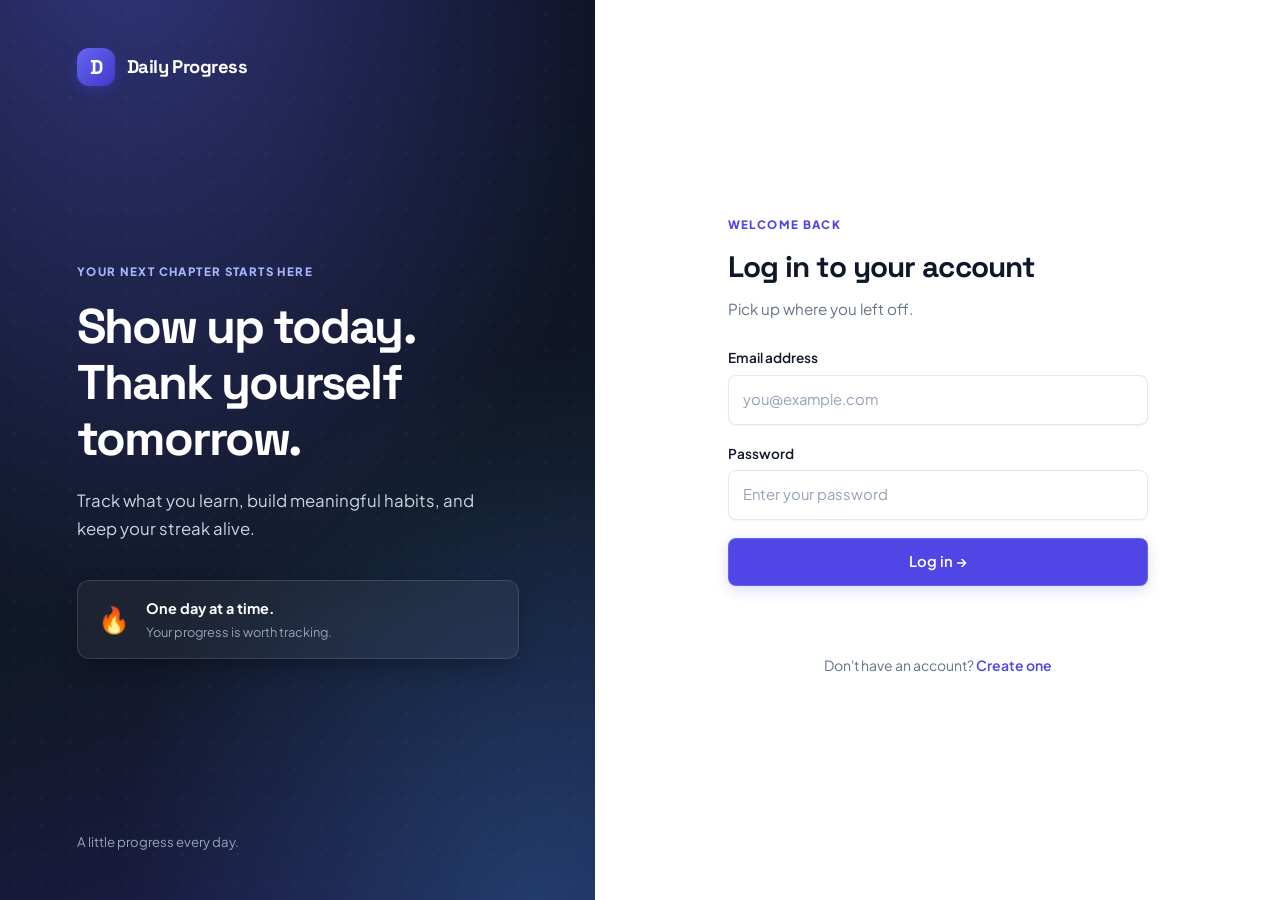
<file: src/main/resources/static/login.html>
<!DOCTYPE html>
<html lang="en">
<head>
    <meta charset="UTF-8">
    <meta name="viewport" content="width=device-width, initial-scale=1.0">
    <title>Login | Daily Progress</title>
    <link rel="stylesheet" href="style.css">
    <script src="auth.js" defer></script>
</head>
<body class="auth-page">

    <main class="auth-layout">
        <section class="auth-brand-panel">
            <a href="/login.html" class="brand brand-light">
                <span class="brand-icon">D</span>
                <span>Daily Progress</span>
            </a>

            <div class="auth-promo">
                <span class="eyebrow">YOUR NEXT CHAPTER STARTS HERE</span>
                <h1>Show up today.<br>Thank yourself tomorrow.</h1>
                <p>Track what you learn, build meaningful habits, and keep your streak alive.</p>

                <div class="promo-stat">
                    <span class="promo-flame">🔥</span>
                    <div>
                        <strong>One day at a time.</strong>
                        <p>Your progress is worth tracking.</p>
                    </div>
                </div>
            </div>
            <p class="brand-footer">A little progress every day.</p>
        </section>

        <section class="auth-form-panel">
            <div class="auth-form-container">
                <span class="eyebrow">WELCOME BACK</span>
                <h2>Log in to your account</h2>
                <p class="auth-description">Pick up where you left off.</p>

                <form id="loginForm">
                    <div class="form-group">
                        <label for="email">Email address</label>
                        <input
                            type="email"
                            id="email"
                            autocomplete="email"
                            placeholder="you@example.com"
                            maxlength="254"
                            required>
                    </div>

                    <div class="form-group">
                        <label for="password">Password</label>
                        <input
                            type="password"
                            id="password"
                            autocomplete="current-password"
                            placeholder="Enter your password"
                            required>
                    </div>

                    <button type="submit" id="loginButton" class="button button-primary full-width">
                        Log in →
                    </button>

                    <p id="authMessage" class="message" role="status"></p>
                </form>

                <p class="auth-switch">
                    Don't have an account?
                    <a href="/signup.html">Create one</a>
                </p>
            </div>
        </section>
    </main>

</body>
</html>
</file>
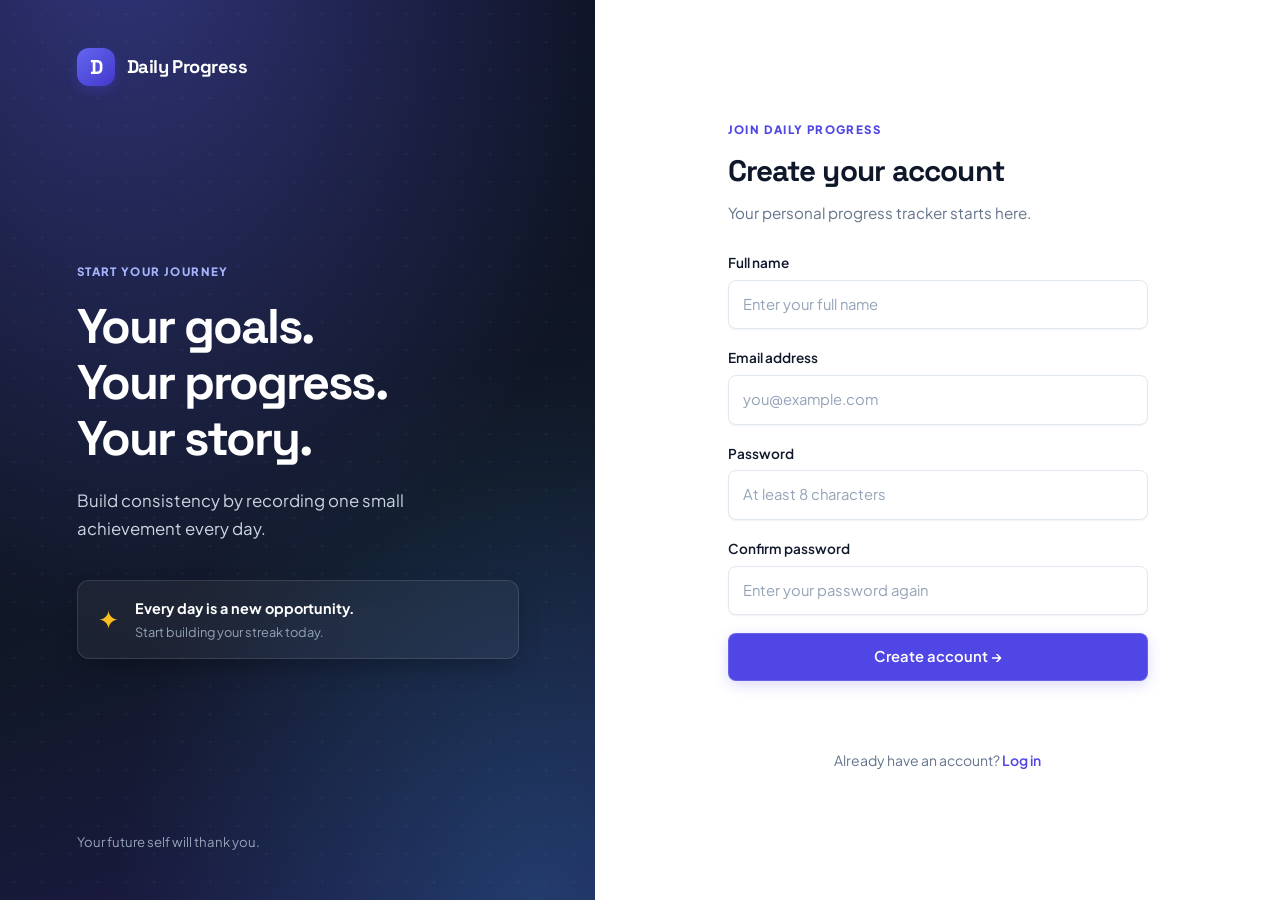
<file: src/main/resources/static/signup.html>
<!DOCTYPE html>
<html lang="en">
<head>
    <meta charset="UTF-8">
    <meta name="viewport" content="width=device-width, initial-scale=1.0">
    <title>Create Account | Daily Progress</title>
    <link rel="stylesheet" href="style.css">
    <script src="auth.js" defer></script>
</head>
<body class="auth-page">

    <main class="auth-layout">
        <!-- Left Brand & Value Proposition Panel -->
        <section class="auth-brand-panel">
            <a href="/signup.html" class="brand brand-light">
                <span class="brand-icon">D</span>
                <span>Daily Progress</span>
            </a>

            <div class="auth-promo">
                <span class="eyebrow">START YOUR JOURNEY</span>
                <h1>Your goals.<br>Your progress.<br>Your story.</h1>
                <p>Build consistency by recording one small achievement every day.</p>

                <div class="promo-stat">
                    <span class="promo-flame">✦</span>
                    <div>
                        <strong>Every day is a new opportunity.</strong>
                        <p>Start building your streak today.</p>
                    </div>
                </div>
            </div>
            
            <p class="brand-footer">Your future self will thank you.</p>
        </section>

        <!-- Right Sign Up Form Panel -->
        <section class="auth-form-panel">
            <div class="auth-form-container">
                <span class="eyebrow">JOIN DAILY PROGRESS</span>
                <h2>Create your account</h2>
                <p class="auth-description">Your personal progress tracker starts here.</p>

                <form id="signupForm">
                    <div class="form-group">
                        <label for="fullName">Full name</label>
                        <input
                            type="text"
                            id="fullName"
                            autocomplete="name"
                            placeholder="Enter your full name"
                            maxlength="100"
                            required>
                    </div>

                    <div class="form-group">
                        <label for="email">Email address</label>
                        <input
                            type="email"
                            id="email"
                            autocomplete="email"
                            placeholder="you@example.com"
                            maxlength="254"
                            required>
                    </div>

                    <div class="form-group">
                        <label for="password">Password</label>
                        <input
                            type="password"
                            id="password"
                            autocomplete="new-password"
                            placeholder="At least 8 characters"
                            minlength="8"
                            required>
                    </div>

                    <div class="form-group">
                        <label for="confirmPassword">Confirm password</label>
                        <input
                            type="password"
                            id="confirmPassword"
                            autocomplete="new-password"
                            placeholder="Enter your password again"
                            minlength="8"
                            required>
                    </div>

                    <button type="submit" id="signupButton" class="button button-primary full-width">
                        Create account →
                    </button>

                    <p id="authMessage" class="message" role="status"></p>
                </form>

                <p class="auth-switch">
                    Already have an account?
                    <a href="/login.html">Log in</a>
                </p>
            </div>
        </section>
    </main>

</body>
</html>
</file>
<file: src/main/resources/static/style.css>
@import url('https://fonts.googleapis.com/css2?family=Plus+Jakarta+Sans:wght@400;500;600;700;800&family=Space+Grotesk:wght@500;600;700&display=swap');

:root {
    /* Brand & Accent Colors */
    --primary: #4f46e5;
    --primary-hover: #4338ca;
    --primary-light: #eef2ff;
    --primary-glow: rgba(79, 70, 229, 0.2);

    /* Neutral System */
    --background: #f8fafc;
    --surface: #ffffff;
    --surface-hover: #f1f5f9;
    --text: #0f172a;
    --text-muted: #64748b;
    --text-subtle: #94a3b8;
    --border: #e2e8f0;
    --border-hover: #cbd5e1;

    /* Status Colors */
    --green: #10b981;
    --green-bg: #ecfdf5;
    --green-text: #065f46;
    --amber: #f59e0b;
    --amber-bg: #fffbeb;
    --amber-text: #92400e;
    --red: #ef4444;
    --red-bg: #fef2f2;
    --red-text: #991b1b;

    /* Elevation & Shadows */
    --shadow-xs: 0 1px 2px 0 rgba(15, 23, 42, 0.05);
    --shadow-sm: 0 2px 4px -1px rgba(15, 23, 42, 0.06), 0 1px 2px -1px rgba(15, 23, 42, 0.04);
    --shadow-md: 0 8px 24px -4px rgba(15, 23, 42, 0.08), 0 4px 8px -2px rgba(15, 23, 42, 0.04);
    --shadow-lg: 0 20px 30px -8px rgba(15, 23, 42, 0.1), 0 10px 10px -5px rgba(15, 23, 42, 0.04);

    /* Radii */
    --radius-sm: 8px;
    --radius-md: 12px;
    --radius-lg: 18px;
    --radius-full: 9999px;
}

/* Base Reset */
*, *::before, *::after {
    box-sizing: border-box;
}

body {
    margin: 0;
    font-family: "Plus Jakarta Sans", system-ui, -apple-system, sans-serif;
    background: var(--background);
    color: var(--text);
    line-height: 1.6;
    -webkit-font-smoothing: antialiased;
}

button, input, textarea, select {
    font: inherit;
}

button, a {
    -webkit-tap-highlight-color: transparent;
}

a {
    color: var(--primary);
    text-decoration: none;
    font-weight: 600;
    transition: color 0.2s ease;
}

a:hover {
    color: var(--primary-hover);
    text-decoration: underline;
}

h1, h2, h3, p {
    margin-top: 0;
}

h1, h2, h3, .brand {
    font-family: "Space Grotesk", "Plus Jakarta Sans", system-ui, sans-serif;
    letter-spacing: -0.03em;
}

/* ==========================================================================
   Navigation
   ========================================================================== */

.navbar {
    background: rgba(255, 255, 255, 0.85);
    backdrop-filter: blur(12px);
    -webkit-backdrop-filter: blur(12px);
    border-bottom: 1px solid var(--border);
    padding: 16px max(6%, calc((100% - 1200px) / 2));
    display: flex;
    justify-content: space-between;
    align-items: center;
    position: sticky;
    top: 0;
    z-index: 50;
}

.brand {
    display: inline-flex;
    align-items: center;
    gap: 12px;
    font-size: 1.15rem;
    font-weight: 700;
    color: var(--text);
    text-decoration: none;
}

.brand:hover {
    text-decoration: none;
}

.brand-icon {
    width: 38px;
    height: 38px;
    border-radius: var(--radius-md);
    display: grid;
    place-items: center;
    color: #ffffff;
    background: linear-gradient(135deg, #6366f1, #4338ca);
    font-size: 1.25rem;
    font-weight: 800;
    box-shadow: 0 4px 12px rgba(79, 70, 229, 0.3);
}

.nav-actions {
    display: flex;
    align-items: center;
    gap: 16px;
}

.today-label {
    color: var(--text-muted);
    font-size: 0.85rem;
    font-weight: 500;
}

/* ==========================================================================
   Buttons
   ========================================================================== */

.button {
    display: inline-flex;
    align-items: center;
    justify-content: center;
    gap: 8px;
    border: 1px solid transparent;
    border-radius: var(--radius-sm);
    padding: 11px 20px;
    font-size: 0.925rem;
    font-weight: 600;
    cursor: pointer;
    transition: all 0.2s cubic-bezier(0.16, 1, 0.3, 1);
    box-shadow: var(--shadow-xs);
}

.button:hover {
    transform: translateY(-1.5px);
}

.button:active {
    transform: translateY(0);
}

.button:disabled {
    opacity: 0.6;
    cursor: not-allowed;
    transform: none;
}

.button-primary {
    color: #ffffff;
    background: var(--primary);
    border-color: rgba(255, 255, 255, 0.15);
    box-shadow: 0 4px 14px var(--primary-glow);
}

.button-primary:hover {
    background: var(--primary-hover);
    box-shadow: 0 6px 18px rgba(67, 56, 202, 0.3);
}

.button-outline {
    background: var(--surface);
    border-color: var(--border);
    color: var(--text);
}

.button-outline:hover {
    background: var(--surface-hover);
    border-color: var(--border-hover);
}

/* Logout Button: Normal state looks clean, turns red when cursor hovers */
.button-logout,
.button-danger,
#logoutBtn,
#logoutButton {
    background: var(--surface);
    color: var(--text);
    border: 1px solid var(--border);
    transition: all 0.2s ease;
}

.button-logout:hover,
.button-danger:hover,
#logoutBtn:hover,
#logoutButton:hover {
    background: #ef4444;
    color: #ffffff;
    border-color: #ef4444;
    box-shadow: 0 4px 12px rgba(239, 68, 68, 0.25);
    transform: translateY(-1.5px);
}

.button-logout:active,
.button-danger:active,
#logoutBtn:active,
#logoutButton:active {
    background: #dc2626;
    border-color: #dc2626;
    color: #ffffff;
    transform: translateY(0);
}

.button-delete {
    background: var(--red-bg);
    color: var(--red-text);
    border-color: #fecaca;
}

.button-delete:hover {
    background: #fee2e2;
}

.full-width {
    width: 100%;
}

/* ==========================================================================
   Dashboard Page
   ========================================================================== */

.dashboard-container {
    max-width: 1200px;
    padding: 0 24px;
    margin: 36px auto;
}

.welcome-section {
    display: flex;
    align-items: center;
    justify-content: space-between;
    gap: 24px;
    padding: 12px 0 32px;
}

.welcome-section h1 {
    font-size: clamp(1.8rem, 3.5vw, 2.5rem);
    margin: 8px 0 4px;
    line-height: 1.2;
}

.welcome-section h1 span {
    color: var(--primary);
}

.welcome-section p {
    color: var(--text-muted);
    font-size: 1rem;
    margin-bottom: 0;
}

.eyebrow {
    display: inline-block;
    color: var(--primary);
    font-size: 0.72rem;
    letter-spacing: 0.12em;
    font-weight: 800;
    text-transform: uppercase;
}

/* Removed symbol next to welcome text */
.welcome-symbol {
    display: none !important;
}

/* Stats */

.stats-grid {
    display: grid;
    grid-template-columns: repeat(4, minmax(0, 1fr));
    gap: 18px;
    margin-bottom: 30px;
}

.stat-card {
    background: var(--surface);
    padding: 22px;
    border: 1px solid var(--border);
    border-radius: var(--radius-md);
    box-shadow: var(--shadow-sm);
    transition: all 0.2s ease;
}

.stat-card:hover {
    box-shadow: var(--shadow-md);
    transform: translateY(-2px);
    border-color: var(--border-hover);
}

.streak-card {
    background: linear-gradient(145deg, #fffcf5, #ffffff);
    border-color: #fed7aa;
}

.stat-heading {
    display: flex;
    justify-content: space-between;
    align-items: center;
    gap: 8px;
    color: var(--text-muted);
    font-size: 0.8rem;
    font-weight: 600;
    text-transform: uppercase;
    letter-spacing: 0.05em;
}

.stat-icon {
    font-size: 1.2rem;
}

.stat-number {
    display: flex;
    align-items: baseline;
    gap: 8px;
    margin: 14px 0 6px;
}

.stat-number strong {
    font-family: "Space Grotesk", sans-serif;
    font-size: 2.1rem;
    line-height: 1;
    color: var(--text);
}

.stat-number > span {
    color: var(--text-muted);
    font-size: 0.85rem;
}

.stat-card p {
    color: var(--text-muted);
    font-size: 0.8rem;
    margin: 0;
}

/* Panels */

.content-grid {
    display: grid;
    grid-template-columns: minmax(320px, 0.9fr) minmax(0, 1.4fr);
    gap: 24px;
    align-items: start;
}

.panel {
    background: var(--surface);
    padding: 26px;
    border: 1px solid var(--border);
    border-radius: var(--radius-lg);
    box-shadow: var(--shadow-sm);
}

.panel-heading {
    display: flex;
    align-items: center;
    justify-content: space-between;
    gap: 14px;
    margin-bottom: 22px;
}

.panel-heading h2 {
    font-size: 1.25rem;
    margin: 4px 0 0;
}

.heading-symbol {
    width: 42px;
    height: 42px;
    display: grid;
    place-items: center;
    border-radius: var(--radius-md);
    background: var(--primary-light);
    color: var(--primary);
    font-size: 1.4rem;
}

.history-count {
    padding: 4px 10px;
    border-radius: var(--radius-full);
    background: var(--primary-light);
    color: var(--primary);
    font-size: 0.75rem;
    font-weight: 700;
}

/* ==========================================================================
   Forms & Controls
   ========================================================================== */

form {
    display: flex;
    flex-direction: column;
    gap: 12px;
}

.form-group {
    display: flex;
    flex-direction: column;
    gap: 6px;
    margin-bottom: 6px;
}

.form-group label {
    font-size: 0.85rem;
    font-weight: 600;
    color: var(--text);
}

.form-group input,
.form-group textarea,
.form-group select {
    display: block;
    width: 100%;
    padding: 12px 14px;
    border: 1px solid var(--border);
    border-radius: var(--radius-sm);
    color: var(--text);
    background: #ffffff;
    font-size: 0.925rem;
    outline: none;
    transition: all 0.2s ease;
    box-shadow: var(--shadow-xs);
}

.form-group input,
.form-group select {
    min-height: 46px;
}

.form-group textarea {
    resize: vertical;
    min-height: 100px;
}

.form-group input::placeholder,
.form-group textarea::placeholder {
    color: var(--text-subtle);
}

.form-group input:hover,
.form-group textarea:hover,
.form-group select:hover {
    border-color: var(--border-hover);
}

.form-group input:focus,
.form-group textarea:focus,
.form-group select:focus {
    border-color: var(--primary);
    box-shadow: 0 0 0 4px var(--primary-glow);
}

.message {
    min-height: 20px;
    margin: 8px 0 0;
    font-size: 0.85rem;
    font-weight: 500;
    overflow-wrap: anywhere;
}

.message.error {
    color: var(--red);
}

.message.success {
    color: var(--green);
}

/* ==========================================================================
   Task Cards & States
   ========================================================================== */

.task-list {
    display: flex;
    flex-direction: column;
    gap: 12px;
}

.task-card {
    padding: 18px;
    border: 1px solid var(--border);
    border-radius: var(--radius-md);
    background: var(--surface);
    transition: all 0.2s ease;
}

.task-card:hover {
    border-color: var(--border-hover);
    box-shadow: var(--shadow-sm);
}

.task-card-top {
    display: flex;
    align-items: flex-start;
    justify-content: space-between;
    gap: 12px;
}

.task-card h3 {
    margin: 0 0 4px;
    font-size: 1rem;
    font-weight: 700;
}

.task-date {
    color: var(--text-subtle);
    font-size: 0.775rem;
}

.task-description {
    margin: 10px 0 14px;
    color: var(--text-muted);
    font-size: 0.875rem;
    line-height: 1.5;
    white-space: pre-wrap;
    overflow-wrap: anywhere;
}

.status {
    flex-shrink: 0;
    display: inline-block;
    padding: 4px 10px;
    border-radius: var(--radius-full);
    font-size: 0.7rem;
    font-weight: 700;
    letter-spacing: 0.04em;
    text-transform: uppercase;
}

.status.COMPLETED {
    color: var(--green-text);
    background: var(--green-bg);
    border: 1px solid rgba(16, 185, 129, 0.2);
}

.status.IN_PROGRESS {
    color: var(--amber-text);
    background: var(--amber-bg);
    border: 1px solid rgba(245, 158, 11, 0.25);
}

.task-actions {
    display: flex;
    gap: 8px;
    flex-wrap: wrap;
}

.task-actions .button {
    padding: 6px 12px;
    font-size: 0.8rem;
    border-radius: 6px;
}

.empty-state {
    padding: 50px 20px;
    text-align: center;
}

.empty-icon {
    margin: 0 auto 16px;
    width: 58px;
    height: 58px;
    border-radius: var(--radius-lg);
    display: grid;
    place-items: center;
    background: var(--primary-light);
    color: var(--primary);
    font-size: 1.8rem;
}

.empty-state h3 {
    margin-bottom: 6px;
    font-size: 1.05rem;
}

.empty-state p {
    color: var(--text-muted);
    font-size: 0.875rem;
}

.footer {
    text-align: center;
    color: var(--text-subtle);
    font-size: 0.8rem;
    padding: 36px 0 16px;
}

/* ==========================================================================
   Auth Layout (Sign Up & Login)
   ========================================================================== */

.auth-page {
    min-height: 100vh;
    background: #ffffff;
}

.auth-layout {
    display: grid;
    grid-template-columns: minmax(0, 1fr) minmax(0, 1.15fr);
    min-height: 100vh;
}

/* Brand Side Hero */
.auth-brand-panel {
    display: flex;
    flex-direction: column;
    justify-content: space-between;
    padding: 48px clamp(32px, 6vw, 84px);
    color: #ffffff;
    background:
        radial-gradient(ellipse 90% 80% at 20% -10%, rgba(99, 102, 241, 0.45), transparent),
        radial-gradient(ellipse 70% 60% at 90% 100%, rgba(56, 189, 248, 0.2), transparent),
        linear-gradient(160deg, #090d1a, #111827 60%, #1e1b4b);
    position: relative;
    overflow: hidden;
}

.auth-brand-panel::before {
    content: "";
    position: absolute;
    inset: 0;
    background-image: radial-gradient(rgba(255, 255, 255, 0.08) 1px, transparent 1px);
    background-size: 28px 28px;
    pointer-events: none;
    opacity: 0.6;
}

.brand-light {
    color: #ffffff;
    align-self: flex-start;
    position: relative;
    z-index: 2;
}

.auth-promo {
    max-width: 490px;
    padding: 48px 0;
    position: relative;
    z-index: 2;
}

.auth-promo .eyebrow {
    color: #a5b4fc;
}

.auth-promo h1 {
    font-size: clamp(2rem, 3.8vw, 3.1rem);
    line-height: 1.15;
    letter-spacing: -0.04em;
    margin: 16px 0 20px;
    color: #ffffff;
}

.auth-promo > p {
    max-width: 420px;
    color: #cbd5e1;
    font-size: 1.05rem;
    line-height: 1.7;
}

.promo-stat {
    display: flex;
    align-items: center;
    gap: 16px;
    margin-top: 36px;
    padding: 16px 20px;
    border: 1px solid rgba(255, 255, 255, 0.12);
    background: rgba(255, 255, 255, 0.05);
    backdrop-filter: blur(12px);
    -webkit-backdrop-filter: blur(12px);
    border-radius: var(--radius-md);
    box-shadow: 0 10px 25px -5px rgba(0, 0, 0, 0.3);
}

.promo-flame {
    font-size: 1.6rem;
    color: #fbbf24;
}

.promo-stat strong {
    display: block;
    font-size: 0.9rem;
    color: #ffffff;
}

.promo-stat p {
    color: #94a3b8;
    margin: 2px 0 0;
    font-size: 0.8rem;
}

.brand-footer {
    margin: 0;
    color: #94a3b8;
    font-size: 0.825rem;
    position: relative;
    z-index: 2;
}

/* Form Side */
.auth-form-panel {
    display: flex;
    justify-content: center;
    align-items: center;
    padding: 48px 32px;
    background: #ffffff;
}

.auth-form-container {
    width: 100%;
    max-width: 420px;
    animation: fadeIn 0.4s ease-out;
}

.auth-form-container h2 {
    margin: 8px 0 6px;
    font-size: 1.85rem;
    color: var(--text);
}

.auth-description {
    color: var(--text-muted);
    font-size: 0.95rem;
    margin-bottom: 26px;
}

.auth-form-container .auth-switch {
    text-align: center;
    color: var(--text-muted);
    font-size: 0.875rem;
    margin-top: 28px;
}

/* ==========================================================================
   Toast Notifications
   ========================================================================== */

.toast {
    position: fixed;
    top: 24px;
    right: 24px;
    z-index: 9999;
    display: flex;
    align-items: center;
    gap: 12px;
    min-width: 280px;
    max-width: calc(100vw - 40px);
    padding: 14px 20px;
    color: #ffffff;
    background: #059669;
    border-radius: var(--radius-md);
    box-shadow: var(--shadow-lg), 0 0 0 1px rgba(255, 255, 255, 0.1) inset;
    font-size: 0.9rem;
    font-weight: 600;
    animation: toastAppear 0.35s cubic-bezier(0.16, 1, 0.3, 1);
}

.toast-icon {
    font-size: 1.25rem;
    line-height: 1;
}

.toast.error {
    background: var(--red);
}

.toast.info {
    background: var(--primary);
}

.toast.hide {
    animation: toastDisappear 0.25s ease-in forwards;
}

/* Animations */
@keyframes toastAppear {
    from {
        opacity: 0;
        transform: translateY(-16px) scale(0.96);
    }
    to {
        opacity: 1;
        transform: translateY(0) scale(1);
    }
}

@keyframes toastDisappear {
    to {
        opacity: 0;
        transform: translateY(-12px) scale(0.96);
    }
}

@keyframes fadeIn {
    from {
        opacity: 0;
        transform: translateY(6px);
    }
    to {
        opacity: 1;
        transform: translateY(0);
    }
}

/* ==========================================================================
   Responsive Breakpoints
   ========================================================================== */

@media (max-width: 990px) {
    .stats-grid {
        grid-template-columns: repeat(2, minmax(0, 1fr));
    }

    .content-grid {
        grid-template-columns: 1fr;
    }

    .auth-layout {
        grid-template-columns: 1fr;
    }

    .auth-brand-panel {
        min-height: auto;
        padding: 40px 32px;
    }

    .auth-promo {
        padding: 24px 0;
    }

    .auth-promo h1 {
        font-size: 2.2rem;
    }

    .brand-footer {
        margin-top: 24px;
    }
}

@media (max-width: 560px) {
    .navbar {
        padding: 14px 18px;
    }

    .brand {
        font-size: 1rem;
    }

    .brand-icon {
        width: 32px;
        height: 32px;
        font-size: 1.05rem;
    }

    .today-label {
        display: none;
    }

    .dashboard-container {
        margin: 18px auto;
        padding: 0 16px;
    }

    .welcome-section {
        flex-direction: column;
        align-items: flex-start;
        gap: 16px;
    }

    .stats-grid {
        grid-template-columns: 1fr;
        gap: 12px;
    }

    .auth-form-panel {
        padding: 36px 20px;
    }

    .toast {
        top: 14px;
        right: 14px;
        left: 14px;
        min-width: 0;
        max-width: none;
        justify-content: center;
    }
}
</file>
